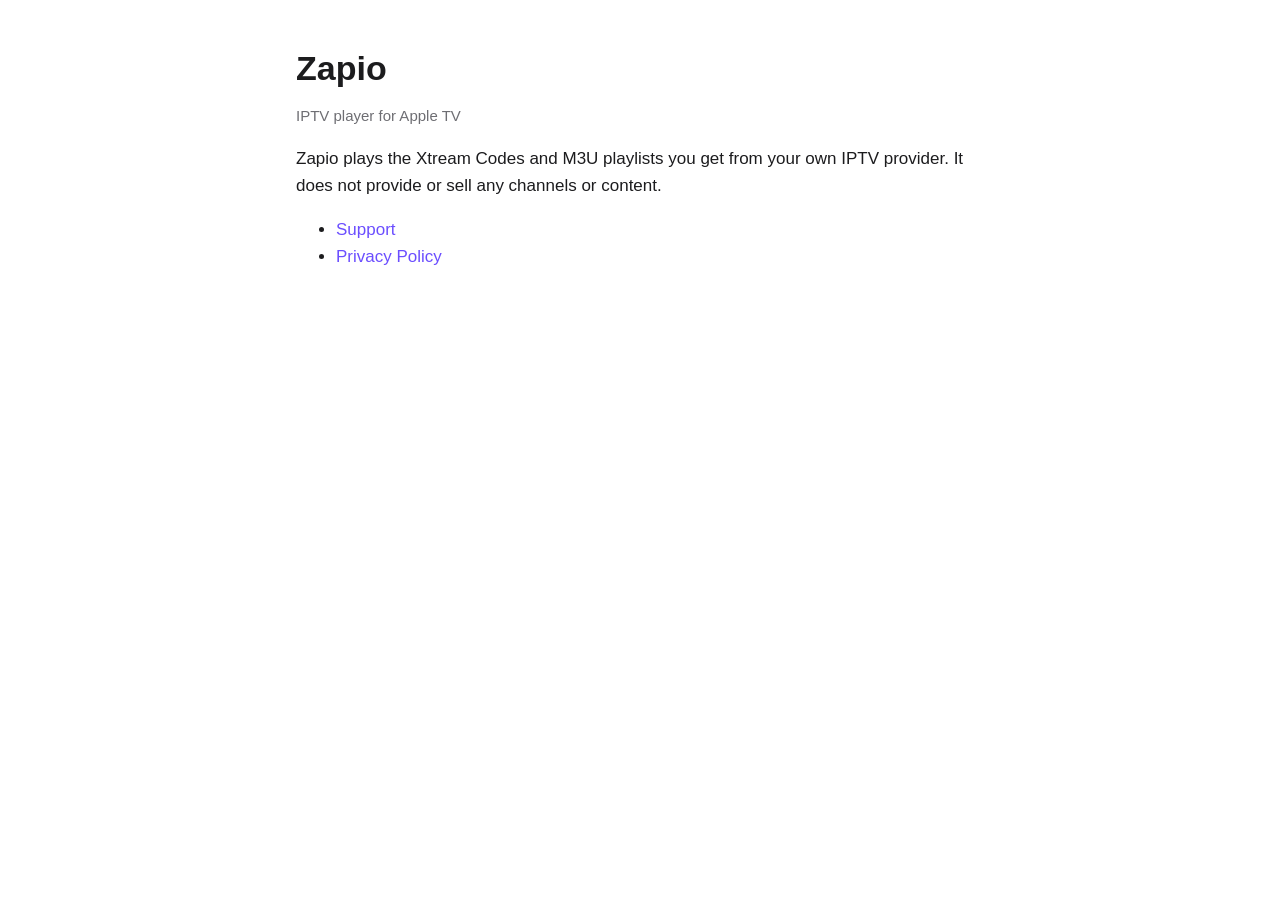
<file: index.html>
<!doctype html>
<html lang="en">
<head>
<meta charset="utf-8">
<meta name="viewport" content="width=device-width, initial-scale=1">
<title>Zapio</title>
<link rel="stylesheet" href="style.css">
</head>
<body>
<main>
  <h1>Zapio</h1>
  <p class="muted">IPTV player for Apple TV</p>
  <p>Zapio plays the Xtream Codes and M3U playlists you get from your own IPTV provider. It does not provide or sell any channels or content.</p>
  <ul>
    <li><a href="support.html">Support</a></li>
    <li><a href="privacy.html">Privacy Policy</a></li>
  </ul>
</main>
</body>
</html>
</file>
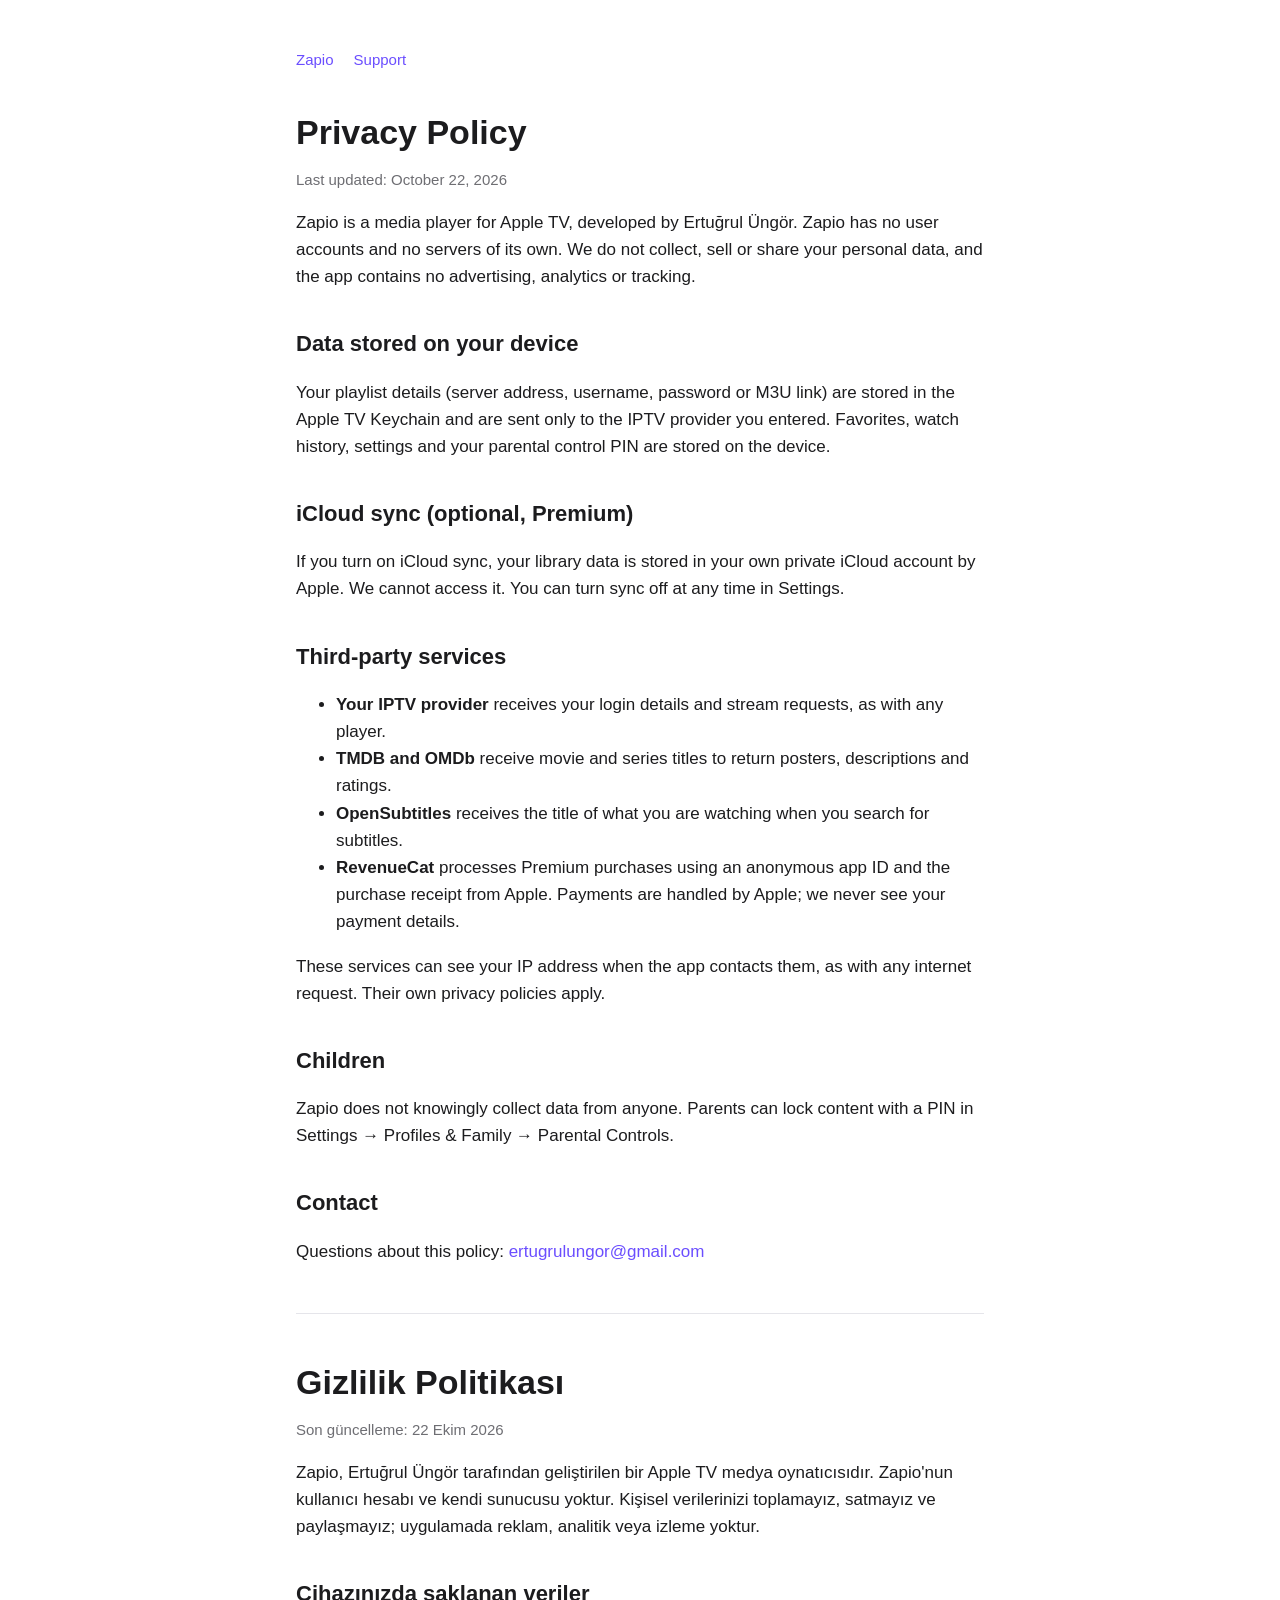
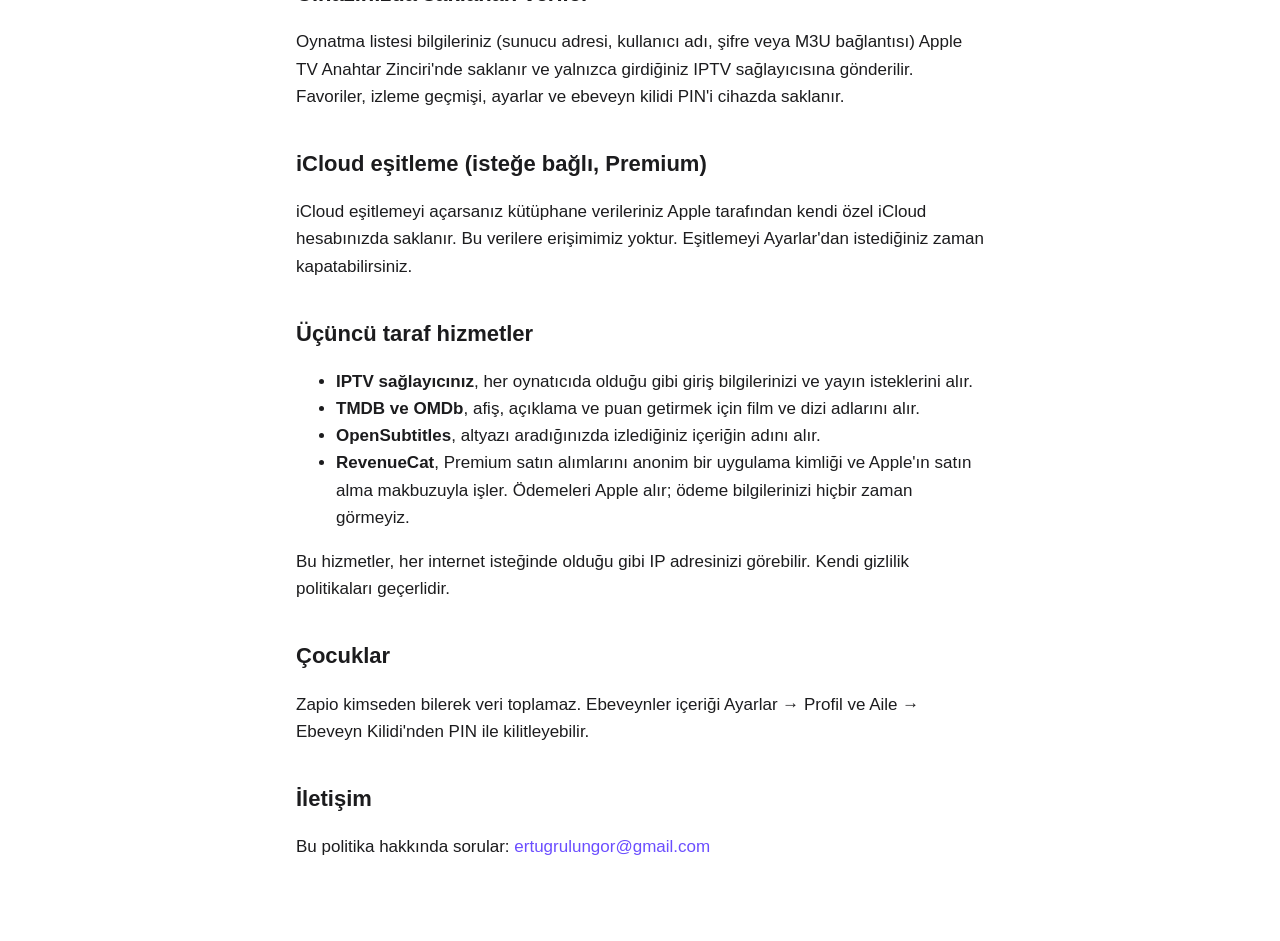
<file: privacy.html>
<!doctype html>
<html lang="en">
<head>
<meta charset="utf-8">
<meta name="viewport" content="width=device-width, initial-scale=1">
<title>Zapio Privacy Policy</title>
<link rel="stylesheet" href="style.css">
</head>
<body>
<main>
  <nav><a href="index.html">Zapio</a><a href="support.html">Support</a></nav>
  <h1>Privacy Policy</h1>
  <p class="muted">Last updated: October 22, 2026</p>
  <p>Zapio is a media player for Apple TV, developed by Ertuğrul Üngör. Zapio has no user accounts and no servers of its own. We do not collect, sell or share your personal data, and the app contains no advertising, analytics or tracking.</p>

  <h2>Data stored on your device</h2>
  <p>Your playlist details (server address, username, password or M3U link) are stored in the Apple TV Keychain and are sent only to the IPTV provider you entered. Favorites, watch history, settings and your parental control PIN are stored on the device.</p>

  <h2>iCloud sync (optional, Premium)</h2>
  <p>If you turn on iCloud sync, your library data is stored in your own private iCloud account by Apple. We cannot access it. You can turn sync off at any time in Settings.</p>

  <h2>Third-party services</h2>
  <ul>
    <li><strong>Your IPTV provider</strong> receives your login details and stream requests, as with any player.</li>
    <li><strong>TMDB and OMDb</strong> receive movie and series titles to return posters, descriptions and ratings.</li>
    <li><strong>OpenSubtitles</strong> receives the title of what you are watching when you search for subtitles.</li>
    <li><strong>RevenueCat</strong> processes Premium purchases using an anonymous app ID and the purchase receipt from Apple. Payments are handled by Apple; we never see your payment details.</li>
  </ul>
  <p>These services can see your IP address when the app contacts them, as with any internet request. Their own privacy policies apply.</p>

  <h2>Children</h2>
  <p>Zapio does not knowingly collect data from anyone. Parents can lock content with a PIN in Settings → Profiles &amp; Family → Parental Controls.</p>

  <h2>Contact</h2>
  <p>Questions about this policy: <a href="mailto:ertugrulungor@gmail.com">ertugrulungor@gmail.com</a></p>

  <hr>

  <h1>Gizlilik Politikası</h1>
  <p class="muted">Son güncelleme: 22 Ekim 2026</p>
  <p>Zapio, Ertuğrul Üngör tarafından geliştirilen bir Apple TV medya oynatıcısıdır. Zapio'nun kullanıcı hesabı ve kendi sunucusu yoktur. Kişisel verilerinizi toplamayız, satmayız ve paylaşmayız; uygulamada reklam, analitik veya izleme yoktur.</p>

  <h2>Cihazınızda saklanan veriler</h2>
  <p>Oynatma listesi bilgileriniz (sunucu adresi, kullanıcı adı, şifre veya M3U bağlantısı) Apple TV Anahtar Zinciri'nde saklanır ve yalnızca girdiğiniz IPTV sağlayıcısına gönderilir. Favoriler, izleme geçmişi, ayarlar ve ebeveyn kilidi PIN'i cihazda saklanır.</p>

  <h2>iCloud eşitleme (isteğe bağlı, Premium)</h2>
  <p>iCloud eşitlemeyi açarsanız kütüphane verileriniz Apple tarafından kendi özel iCloud hesabınızda saklanır. Bu verilere erişimimiz yoktur. Eşitlemeyi Ayarlar'dan istediğiniz zaman kapatabilirsiniz.</p>

  <h2>Üçüncü taraf hizmetler</h2>
  <ul>
    <li><strong>IPTV sağlayıcınız</strong>, her oynatıcıda olduğu gibi giriş bilgilerinizi ve yayın isteklerini alır.</li>
    <li><strong>TMDB ve OMDb</strong>, afiş, açıklama ve puan getirmek için film ve dizi adlarını alır.</li>
    <li><strong>OpenSubtitles</strong>, altyazı aradığınızda izlediğiniz içeriğin adını alır.</li>
    <li><strong>RevenueCat</strong>, Premium satın alımlarını anonim bir uygulama kimliği ve Apple'ın satın alma makbuzuyla işler. Ödemeleri Apple alır; ödeme bilgilerinizi hiçbir zaman görmeyiz.</li>
  </ul>
  <p>Bu hizmetler, her internet isteğinde olduğu gibi IP adresinizi görebilir. Kendi gizlilik politikaları geçerlidir.</p>

  <h2>Çocuklar</h2>
  <p>Zapio kimseden bilerek veri toplamaz. Ebeveynler içeriği Ayarlar → Profil ve Aile → Ebeveyn Kilidi'nden PIN ile kilitleyebilir.</p>

  <h2>İletişim</h2>
  <p>Bu politika hakkında sorular: <a href="mailto:ertugrulungor@gmail.com">ertugrulungor@gmail.com</a></p>
</main>
</body>
</html>
</file>
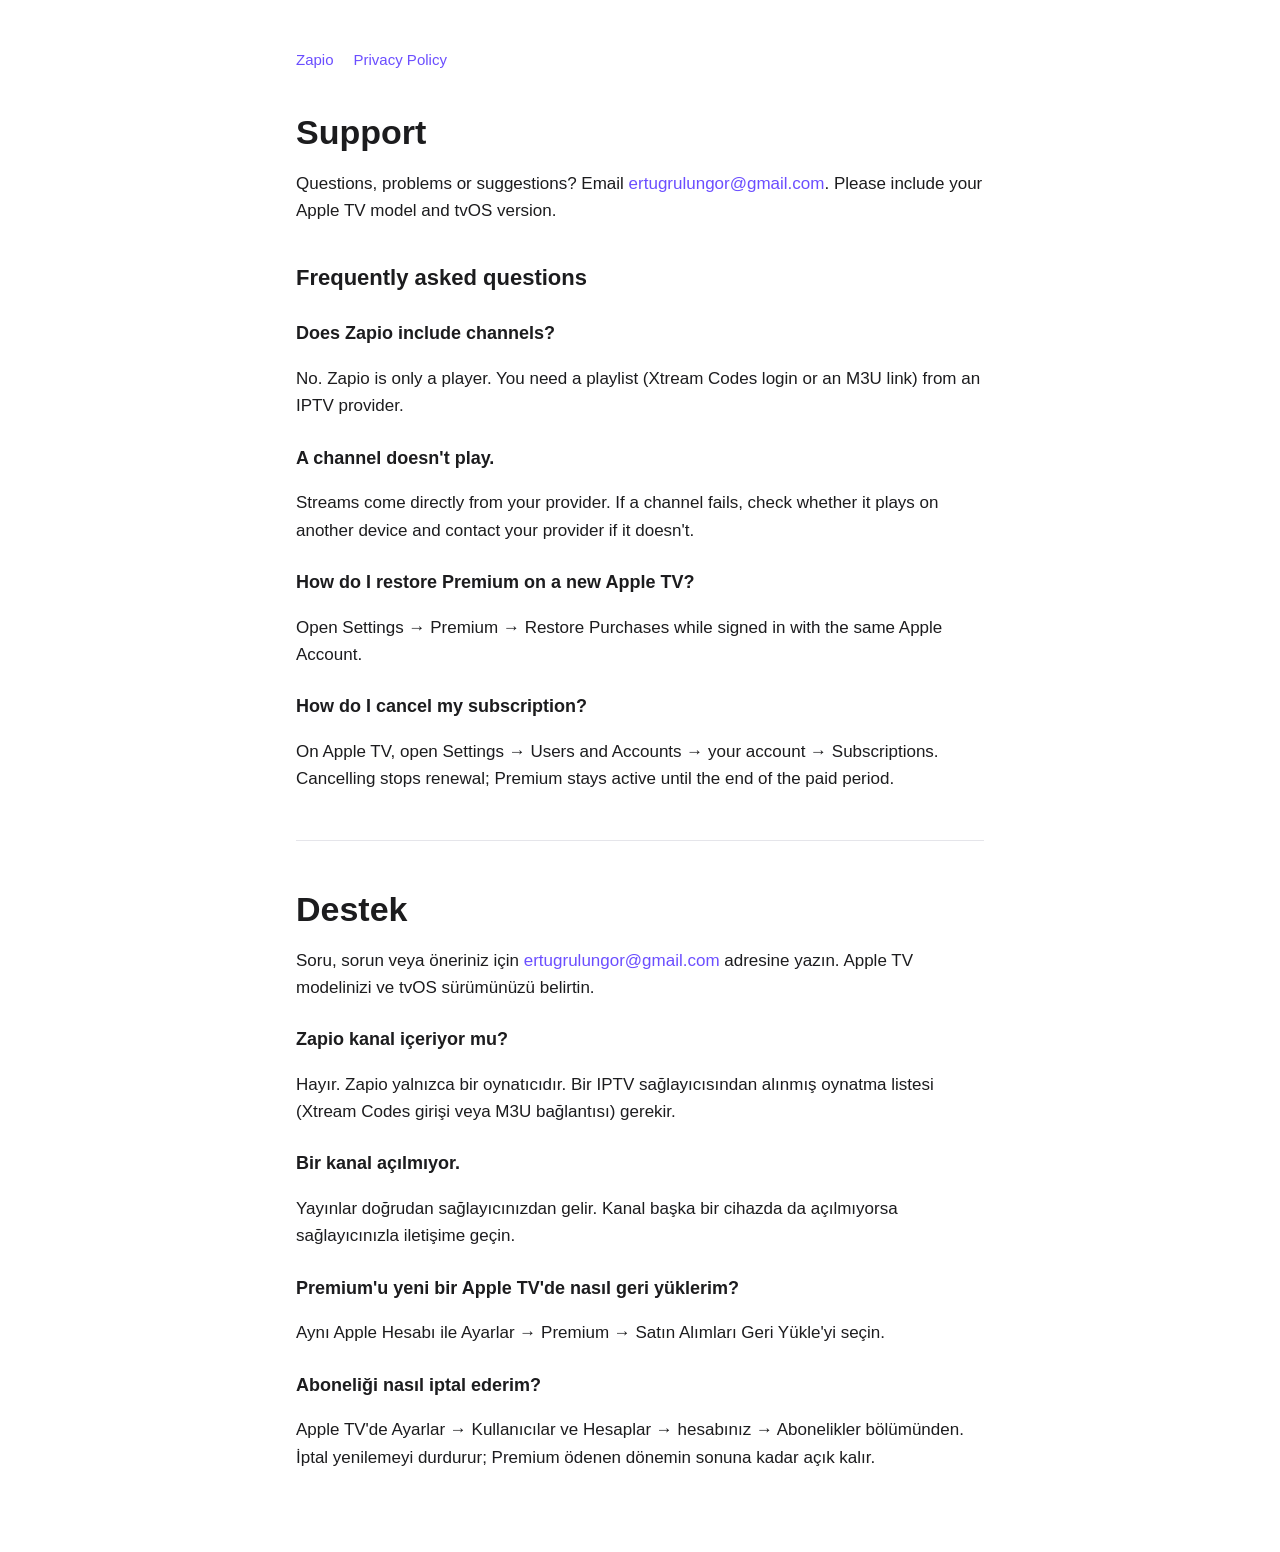
<file: support.html>
<!doctype html>
<html lang="en">
<head>
<meta charset="utf-8">
<meta name="viewport" content="width=device-width, initial-scale=1">
<title>Zapio Support</title>
<link rel="stylesheet" href="style.css">
</head>
<body>
<main>
  <nav><a href="index.html">Zapio</a><a href="privacy.html">Privacy Policy</a></nav>
  <h1>Support</h1>
  <p>Questions, problems or suggestions? Email <a href="mailto:ertugrulungor@gmail.com">ertugrulungor@gmail.com</a>. Please include your Apple TV model and tvOS version.</p>

  <h2>Frequently asked questions</h2>
  <h3>Does Zapio include channels?</h3>
  <p>No. Zapio is only a player. You need a playlist (Xtream Codes login or an M3U link) from an IPTV provider.</p>
  <h3>A channel doesn't play.</h3>
  <p>Streams come directly from your provider. If a channel fails, check whether it plays on another device and contact your provider if it doesn't.</p>
  <h3>How do I restore Premium on a new Apple TV?</h3>
  <p>Open Settings → Premium → Restore Purchases while signed in with the same Apple Account.</p>
  <h3>How do I cancel my subscription?</h3>
  <p>On Apple TV, open Settings → Users and Accounts → your account → Subscriptions. Cancelling stops renewal; Premium stays active until the end of the paid period.</p>

  <hr>

  <h1>Destek</h1>
  <p>Soru, sorun veya öneriniz için <a href="mailto:ertugrulungor@gmail.com">ertugrulungor@gmail.com</a> adresine yazın. Apple TV modelinizi ve tvOS sürümünüzü belirtin.</p>
  <h3>Zapio kanal içeriyor mu?</h3>
  <p>Hayır. Zapio yalnızca bir oynatıcıdır. Bir IPTV sağlayıcısından alınmış oynatma listesi (Xtream Codes girişi veya M3U bağlantısı) gerekir.</p>
  <h3>Bir kanal açılmıyor.</h3>
  <p>Yayınlar doğrudan sağlayıcınızdan gelir. Kanal başka bir cihazda da açılmıyorsa sağlayıcınızla iletişime geçin.</p>
  <h3>Premium'u yeni bir Apple TV'de nasıl geri yüklerim?</h3>
  <p>Aynı Apple Hesabı ile Ayarlar → Premium → Satın Alımları Geri Yükle'yi seçin.</p>
  <h3>Aboneliği nasıl iptal ederim?</h3>
  <p>Apple TV'de Ayarlar → Kullanıcılar ve Hesaplar → hesabınız → Abonelikler bölümünden. İptal yenilemeyi durdurur; Premium ödenen dönemin sonuna kadar açık kalır.</p>
</main>
</body>
</html>
</file>
<file: style.css>
:root { color-scheme: light dark; --bg: #ffffff; --fg: #1c1c1e; --muted: #6e6e73; --accent: #6b4eff; --line: #e5e5ea; }
@media (prefers-color-scheme: dark) { :root { --bg: #000000; --fg: #f2f2f7; --muted: #98989d; --accent: #9d8bff; --line: #2c2c2e; } }
* { box-sizing: border-box; }
body { margin: 0; background: var(--bg); color: var(--fg); font: 17px/1.6 -apple-system, BlinkMacSystemFont, "Segoe UI", Roboto, sans-serif; }
main { max-width: 720px; margin: 0 auto; padding: 48px 16px 64px; }
nav { display: flex; gap: 20px; margin-bottom: 40px; font-size: 15px; }
a { color: var(--accent); text-decoration: none; }
a:hover { text-decoration: underline; }
h1 { font-size: 34px; line-height: 1.2; margin: 0 0 8px; }
h2 { font-size: 22px; margin: 36px 0 8px; }
h3 { font-size: 18px; margin: 24px 0 4px; }
.muted { color: var(--muted); font-size: 15px; }
hr { border: 0; border-top: 1px solid var(--line); margin: 48px 0; }
</file>
